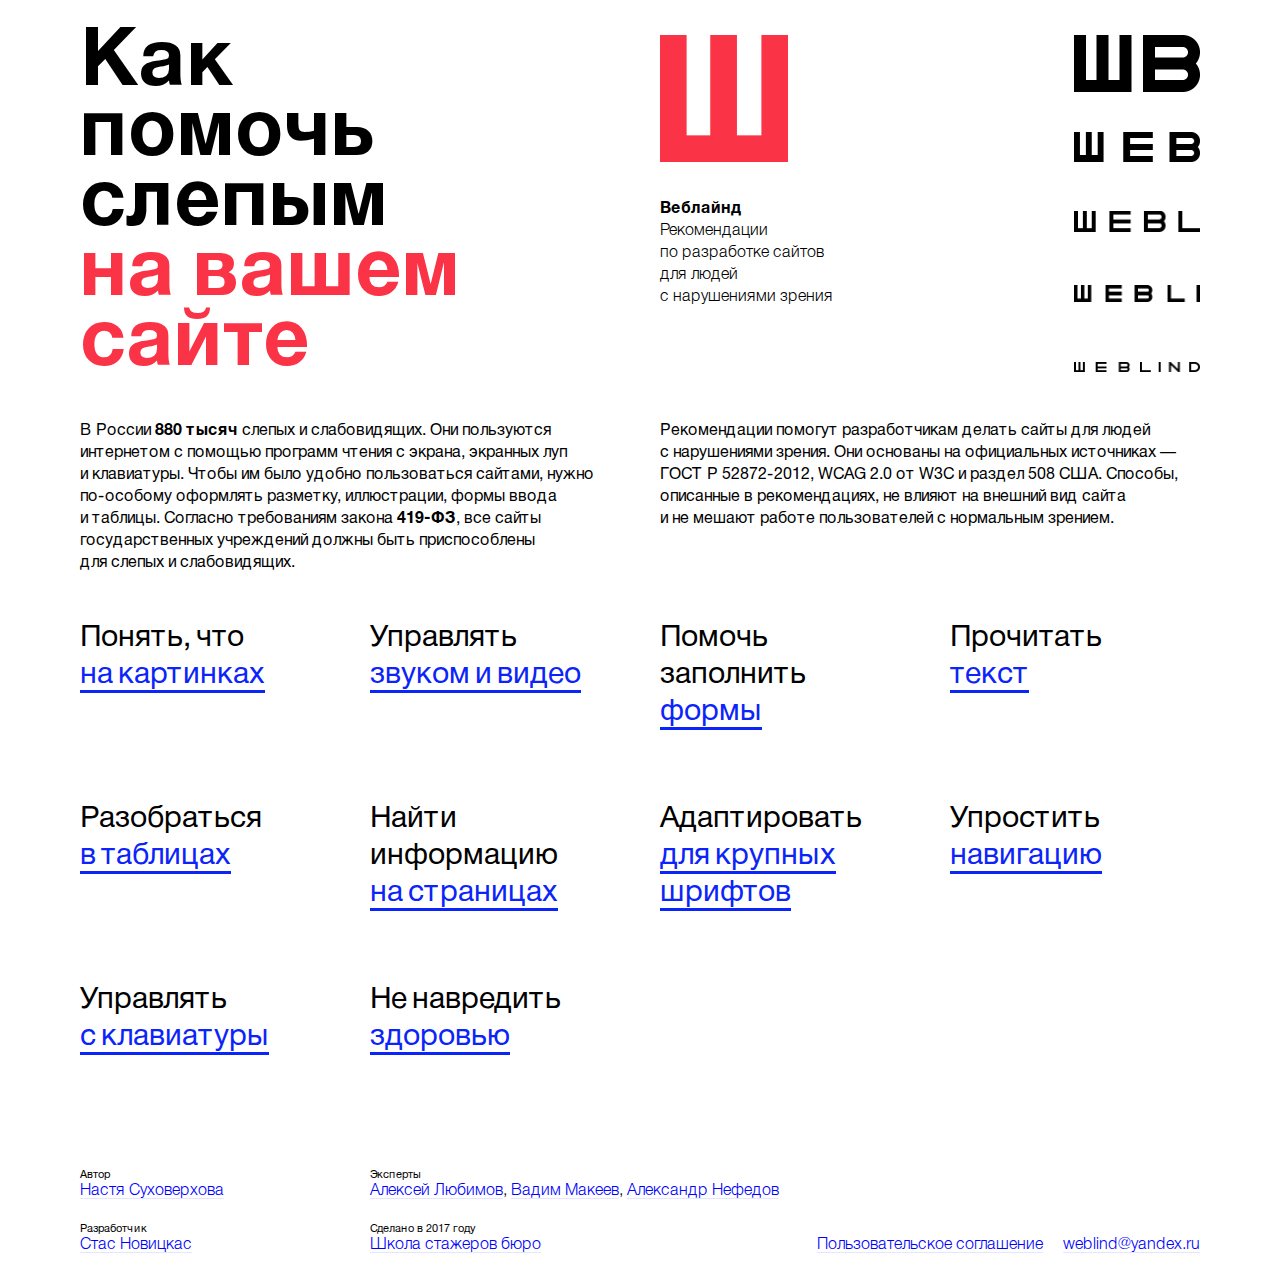
<file: index.html>
<!DOCTYPE HTML>
<html lang="ru">
<head>
  <meta charset="utf-8">
  <meta name="viewport" content="width=device-width, initial-scale=1">
  <meta property="og:title" content="Веблайнд — рекомендации по разработке сайтов для людей с нарушениями зрения">
  <meta property="og:image" content="http://weblind.ru/images/share.png">
  <link rel="icon" href="images/favicon.ico">
  <link rel="apple-touch-icon" href="images/iphone-icon.png">

  <title>Веблайнд — рекомендации по разработке сайтов для людей с нарушениями зрения</title>

  <!-- build:css css/style.min.css -->
  <link rel="stylesheet" href="css/reset.css">
  <link rel="stylesheet" href="css/nav.css">
  <link rel="stylesheet" href="css/fonts.css">
  <link rel="stylesheet" href="css/style.css">
  <!-- endbuild -->

  <script src="js/index.js"></script>
</head>
<body class="main-page">
  <div class="content">
    <header>
      <div class="wrapper cols">
        <div class="xm-none">
          <div class="left width-50">
            <div class="header-text col">
              Как<br>помочь<br>слепым<br><span class="txt-red"><nobr>на вашем</nobr><br>сайте</span>
            </div>
          </div>

          <div class="left width-50">
            <div class="width-50 left">
              <div class="col">

                <div class="logo-img-red xs-none xm-none"></div>

                <div class="logo-text">
                  <div><strong>Веблайнд</strong></div>
                      <span class="font-light">
                        Рекомендации<br>
                        по разработке сайтов<br>
                        для людей<br>
                        с нарушениями зрения
                      </span>
                </div>

              </div>
            </div>

            <div class="right weblind-box">
              <div class="col">
                <div class="logo-img"></div>

                <div class="weblind-item">
                  <img src="images/line-2.png" class="width-100 block-inline" aria-hidden="true">
                </div>

                <div class="weblind-item">
                  <img src="images/line-3.png" class="width-100 block-inline" aria-hidden="true">
                </div>

                <div class="weblind-item">
                  <img src="images/line-4.png" class="width-100 block-inline" aria-hidden="true">
                </div>

                <div class="weblind-item">
                  <img src="images/line-5.png" class="width-100 block-inline" aria-hidden="true">
                </div>
              </div>
            </div>
          </div>

          <div class="clear"></div>
        </div>
        <div class="xs-none xl-none">
          <div class="col left logo">
            <div class="logo-img"></div>
          </div>
          <div class="col right">
            <button class="open-menu-btn" type="button" aria-label="Меню" aria-controls="mobile-menu">
              <span class="i-menu"></span>
            </button>
          </div>
          <div class="clear"></div>

          <div class="header-text col">
            Как<br>помочь<br>слепым<br><span class="txt-red">на вашем<br>сайте</span>
          </div>
        </div>
      </div>

      <div class="mobile-menu-box close">
        <button class="close-menu-btn" type="button" aria-label="Закрыть меню" aria-controls="mobile-menu">
          <span class="i-close"></span>
        </button>
        <div class="mobile-menu-wrap">
          <div class="mobile-menu">

            <a href="/" class="menu-logo block-inline">
              <div><strong>Веблайнд</strong></div>
              <span class="font-light">
                Рекомендации по разработке сайтов<br>
                для людей с нарушениями зрения
              </span>
            </a>

            <nav class="items" id="mobile-menu">
              <ul class="menu-v">
                <li class="level-1">
                  <span><strong>Изображения</strong></span>
                </li>
                <li class="level-1"><a href="inner.html#image-content" data-id="not-offset"><span>Информативные</span></a></li>
                <li class="level-1"><a href="inner.html#image-decoration"><span>Декоративные</span></a></li>
                <li class="level-1"><a href="inner.html#image-graph"><span>Графики, диаграммы</span></a></li>
                <li class="level-1"><a href="inner.html#image-group"><span>Группы</span></a></li>
              </ul>

              <ul class="menu-v">
                <li class="level-1">
                  <a href="inner.html#media"><strong>Аудио и видео</strong></a>
                </li>
              </ul>

              <ul class="menu-v">
                <li class="level-1">
                  <span><strong>Формы ввода</strong></span>
                </li>
                <li class="level-1"><a href="inner.html#form-field" data-id="not-offset"><span>Поля ввода</span></a></li>
                <li class="level-1"><a href="inner.html#form-group"><span>Группы полей</span></a></li>
                <li class="level-1"><a href="inner.html#form-label"><span>Инструкции</span></a></li>
                <li class="level-1"><a href="inner.html#form-valid"><span>Уведомления</span></a></li>
                <li class="level-1"><a href="inner.html#form-more"><span>Многостраничные формы</span></a></li>
              </ul>

              <ul class="menu-v">
                <li class="level-1">
                  <a href="inner.html#table" data-id="not-offset"><strong>Таблицы</strong></a>
                </li>
              </ul>

              <ul class="menu-v">
                <li class="level-1">
                  <span><strong>Текст</strong></span>
                </li>
                <li class="level-1"><a href="inner.html#text-css" data-id="not-offset"><span>CSS-оформление</span></a></li>
                <li class="level-1"><a href="inner.html#text-abbr"><span>Аббревиатуры и определения</span></a></li>
              </ul>

              <ul class="menu-v">
                <li class="level-1">
                  <span><strong>Страница</strong></span>
                </li>
                <li class="level-1"><a href="inner.html#page-title" data-id="not-offset"><span><code>&lt;title&gt;</code> страницы</span></a></li>
                <li class="level-1"><a href="inner.html#page-language"><span>Язык содержимого</span></a></li>
                <li class="level-1"><a href="inner.html#page-block"><span>Повторяющиеся блоки</span></a></li>
                <li class="level-1"><a href="inner.html#page-search"><span>Поиск содержимого</span></a></li>
                <li class="level-1"><a href="inner.html#page-context"><span>Изменение контекста</span></a></li>
              </ul>

              <ul class="menu-v">
                <li class="level-1">
                  <span><strong>Верстка</strong></span>
                </li>
                <li class="level-1"><a href="inner.html#html-semantic" data-id="not-offset"><span>Семантика</span></a></li>
                <li class="level-1"><a href="inner.html#html-scale"><span>Адаптивность</span></a></li>
                <li class="level-1"><a href="inner.html#html-valid"><span>Валидность</span></a></li>
                <li class="level-1"><a href="inner.html#html-sequence"><span>Последовательность кода</span></a></li>
              </ul>

              <ul class="menu-v">
                <li class="level-1">
                  <span><strong>Навигация</strong></span>
                </li>
                <li class="level-1"><a href="inner.html#nav-menu" data-id="not-offset"><span>Меню</span></a></li>
                <li class="level-1"><a href="inner.html#nav-uniformity"><span>Единообразие</span></a></li>
                <li class="level-1"><a href="inner.html#nav-current"><span>Текущая страница</span></a></li>
              </ul>

              <ul class="menu-v">
                <li class="level-1">
                  <a href="inner.html#keyboard" data-id="not-offset"><strong>Управление с клавиатуры</strong></a>
                </li>
              </ul>

              <ul class="menu-v padding-bottom-20">
                <li class="level-1">
                  <a href="inner.html#health" data-id="not-offset"><strong>Безопасность для здоровья</strong></a>
                </li>
              </ul>

              <div class="right mobile-menu-link font-light">
                <a href="mailto:weblind@yandex.ru">weblind@yandex.ru</a>
              </div>
              <div class="clear"></div>
            </nav>
          </div>
        </div>
      </div>
    </header>

    <main>
      <div class="content-box items cols">
        <div class="wrapper">
          <div class="intro-box">
            <div class="left width-50 xs-width-100 xm-width-100">
              <div class="col">
                <p>
                  В России <strong>880 тысяч</strong> слепых и слабовидящих. Они пользуются интернетом с помощью программ чтения
                  с экрана, экранных луп и клавиатуры. Чтобы им было удобно пользоваться сайтами, нужно по-особому оформлять
                  разметку, иллюстрации, формы ввода и таблицы. Согласно требованиям <nobr>закона <strong>419-ФЗ</strong></nobr>, все сайты
                  государственных учреждений должны быть приспособлены для слепых и слабовидящих.
                </p>
              </div>
            </div>

            <div class="left width-50 xs-width-100 xm-width-100">
              <div class="col">
                <p>
                  Рекомендации помогут разработчикам делать сайты
                  для людей с нарушениями зрения. Они основаны на официальных источниках —
                <nobr>ГОСТ Р 52872-2012,</nobr> WCAG 2.0 от W3C и раздел 508 США. Способы, описанные в рекомендациях,
                не влияют на внешний вид сайта и не мешают работе пользователей с нормальным зрением.
                </p>
              </div>
            </div>

            <div class="clear"></div>
          </div>

          <div class="advice-box cols xs-none xm-none">
            <div class="width-25 left col">
              <div class="advice-item">
                <div class="xs-none xm-none">
                  Понять, что <a href="inner.html#image-content" class="advice-link"><span class="link">на картинках</span></a>
                </div>
              </div>
            </div>

            <div class="width-25 left col">
              <div class="advice-item">
                <div>
                  Управлять <a href="inner.html#media" class="advice-link"><span class="link">звуком и видео</span></a>
                </div>
              </div>
            </div>

            <div class="width-25 left col">
              <div class="advice-item">
                <div>
                  Помочь заполнить <a href="inner.html#form-field" class="advice-link"><span class="link">формы</span></a>
                </div>
              </div>
            </div>

            <div class="width-25 left col">
              <div class="advice-item">
                <div>
                  Прочитать<br><a href="inner.html#text-css" class="advice-link"><span class="link">текст</span></a>
                </div>
              </div>
            </div>

            <div class="clear"></div>

            <div class="width-25 left col">
              <div class="advice-item">
                <div>
                  Разобраться <a href="inner.html#table" class="advice-link"><span class="link">в таблицах</span></a>
                </div>
              </div>
            </div>

            <div class="width-25 left col">
              <div class="advice-item">
                <div>
                  Найти информацию <a href="inner.html#page-title" class="advice-link"><span class="link">на страницах</span></a>
                </div>
              </div>
            </div>

            <div class="width-25 left col">
              <div class="advice-item">
                <div>
                  Адаптировать <a href="inner.html#html-semantic" class="advice-link"><span class="link">для крупных шрифтов</span></a>
                </div>
              </div>
            </div>

            <div class="width-25 left col">
              <div class="advice-item">
                <div>
                  Упростить <a href="inner.html#nav-menu" class="advice-link"><span class="link">навигацию</span></a>
                </div>
              </div>
            </div>

            <div class="clear"></div>

            <div class="width-25 left col">
              <div class="advice-item">
                <div>
                  Управлять <a href="inner.html#keyboard" class="advice-link"><span class="link">с клавиатуры</span></a>
                </div>
              </div>
            </div>

            <div class="width-25 left col">
              <div class="advice-item">
                <div>
                  Не навредить <a href="inner.html#health" class="advice-link"><span class="link">здоровью</span></a>
                </div>
              </div>
            </div>

            <div class="clear"></div>
          </div>

          <div class="advice-box cols xl-none xm-none">
            <div class="xs-width-50 left col">
              <div class="width-75">
                <div class="advice-item">
                  <a class="advice-link" href="inner.html#image-content">
                    Понять, что <span class="link">на картинке</span>
                  </a>
                </div>

                <div class="advice-item">
                  <a class="advice-link" href="inner.html#form-field">
                    Помочь заполнить <span class="link">формы</span>
                  </a>
                </div>

                <div class="advice-item">
                  <a href="inner.html#table" class="advice-link">
                    Разобраться <span class="link">в таблицах</span>
                  </a>
                </div>

                <div class="advice-item">
                  <a href="inner.html#html-semantic" class="advice-link">
                    Адаптировать <span class="link">для крупных шрифтов</span>
                  </a>
                </div>

                <div class="advice-item">
                  <a href="inner.html#keyboard" class="advice-link">
                    Управлять <span class="link">с клавиатуры</span>
                  </a>
                </div>
              </div>
            </div>

            <div class="xs-width-50 left col">
              <div class="width-75">
                <div class="advice-item">
                  <a href="inner.html#media" class="advice-link">
                    Управлять <span class="link">звуком и видео</span>
                  </a>
                </div>

                <div class="advice-item">
                  <a href="inner.html#text-css" class="advice-link">
                    Прочитать <span class="link">текст</span>
                  </a>
                </div>

                <div class="advice-item">
                  <a href="inner.html#page-title" class="advice-link">
                    Найти информацию <span class="link">на страницах</span>
                  </a>

                </div>

                <div class="advice-item">
                  <a href="inner.html#nav-menu" class="advice-link">
                    Упростить <span class="link">навигацию</span>
                  </a>
                </div>

                <div class="advice-item">
                  <a href="inner.html#health" class="advice-link">
                    Не навредить <span class="link">здоровью</span>
                  </a>
                </div>

              </div>

            </div>

            <div class="clear"></div>
          </div>

          <div class="advice-box cols xl-none xs-none">
            <div class="col">
              <div class="advice-item">
                <a class="advice-link" href="inner.html#image-content">
                  Понять, что <span class="link">на картинке</span>
                </a>
              </div>

              <div class="advice-item">
                <a href="inner.html#media" class="advice-link">
                  Управлять <span class="link">звуком и видео</span>
                </a>
              </div>

              <div class="advice-item">
                <a class="advice-link" href="inner.html#form-field">
                  Помочь заполнить <span class="link">формы</span>
                </a>
              </div>

              <div class="advice-item">
                <a href="inner.html#text-css" class="advice-link">
                  Прочитать <span class="link">текст</span>
                </a>
              </div>

              <div class="advice-item">
                <a href="inner.html#table" class="advice-link">
                  Разобраться <span class="link">в таблицах</span>
                </a>
              </div>

              <div class="advice-item">
                <a href="inner.html#page-title" class="advice-link">
                  Найти информацию <span class="link">на страницах</span>
                </a>

              </div>

              <div class="advice-item">
                <a href="inner.html#html-semantic" class="advice-link">
                  Адаптировать <span class="link">для крупных шрифтов</span>
                </a>

              </div>

              <div class="advice-item">
                <a href="inner.html#nav-menu" class="advice-link">
                  Упростить <span class="link">навигацию</span>
                </a>
              </div>

              <div class="advice-item">
                <a href="inner.html#keyboard" class="advice-link">
                  Управлять <span class="link">с клавиатуры</span>
                </a>
              </div>

              <div class="advice-item">
                <a href="inner.html#health" class="advice-link">
                  Не навредить <span class="link">здоровью</span>
                </a>
              </div>
            </div>
          </div>
        </div>
      </div>
    </main>

    <footer class="items cols font-light">
      <div class="wrapper">

        <div class="footer-cols xm-none">
          <div>
            <div class="width-25 left col">
              <div class="item">
                <strong class="expert-label">Автор</strong><br>
                <div class="expert-item">
                  <a href="http://nastya.pro/">Настя Суховерхова</a>
                </div>
              </div>

              <div class="item">
                <strong class="expert-label">Разработчик</strong>
                <div>
                  <div class="expert-item">
                    <a href="https://vk.com/novitskas">Стас Новицкас</a>
                  </div>
                </div>
              </div>
            </div>

            <div class="width-75 left col">
              <div class="">
                <div class="txt-left">
                  <div class="item">
                    <strong class="expert-label">Эксперты</strong><br>
                    <div class="expert-item">
                      <a href="http://lyubimov.su/"><nobr>Алексей Любимов</nobr></a><span class="comma">,</span>
                    </div>
                    <div class="expert-item">
                      <a href="https://twitter.com/pepelsbey"><nobr>Вадим Макеев</nobr></a><span class="comma">,</span>
                    </div>
                    <div class="expert-item">
                      <a href="https://vk.com/id3157005"><nobr>Александр Нефедов</nobr></a>
                    </div>
                  </div>

                  <div class="item">
                    <div class="right" style="margin-top: 1.2rem;">
                      <nav style="margin-left: -1rem;">
                        <ul class="menu-h">
                          <li class="level-1">
                          <span>
                             <a href="https://docs.google.com/document/d/1XFWdmI3IwXoEUbhdJHPoTNNQm2syA5ypk3aGshfMgFY/edit?usp=sharing">Пользовательское соглашение</a>
                          </span>
                          </li>
                          <li class="level-1">
                            <span style="padding-right: 0;"><a href="mailto:weblind@yandex.ru">weblind@yandex.ru</a></span>
                          </li>
                        </ul>
                      </nav>
                    </div>

                    <strong class="expert-label">Сделано в 2017 году</strong><br>
                    <div class="expert-item">
                      <a href="http://artgorbunov.ru/school/30jan2017/" class="expert-item"><nobr>Школа стажеров бюро</nobr></a>
                    </div>
                  </div>


                </div>
              </div>
            </div>

            <div class="clear"></div>
          </div>
        </div>

        <div class="footer-cols xl-none xs-none">
          <div class="items">
            <div class="left width-50 col">

              <div class="item">
                <strong class="expert-label">Автор</strong><br>
                <a href="http://nastya.pro/" class="expert-item">Настя Суховерхова</a>
              </div>

              <div class="item">
                <strong class="expert-label">Разработчик</strong><br>
                <a href="https://vk.com/novitskas" class="expert-item">Стас Новицкас</a>
              </div>

              <div class="item">
                <strong class="expert-label">Сделано в 2017 году</strong><br><a href="http://artgorbunov.ru/school/30jan2017/" class="expert-item"><nobr>Школа стажеров бюро</nobr></a>
              </div>
            </div>

            <div class="left width-50 col">
              <div class="expert-box">
                <strong class="expert-label">Эксперты</strong><br>
                <div class="expert-item">
                  <a href="http://lyubimov.su/"><nobr>Алексей Любимов</nobr></a>
                </div><br>
                <div class="expert-item">
                  <a href="https://twitter.com/pepelsbey"><nobr>Вадим Макеев</nobr></a>
                </div><br>
                <div class="expert-item">
                  <a href="https://vk.com/id3157005"><nobr>Александр Нефедов</nobr></a>
                </div>
              </div>
            </div>

            <div class="clear"></div>

          </div>

          <div class="footer-two-line">
            <div class="col padding-bottom-30">
              <a href="https://https://docs.google.com/document/d/1XFWdmI3IwXoEUbhdJHPoTNNQm2syA5ypk3aGshfMgFY/edit?usp=sharing">Пользовательское соглашение</a>
            </div>

            <div class="col txt-right">
              <a href="mailto:weblind@yandex.ru">weblind@yandex.ru</a>
            </div>
          </div>
        </div>

      </div>
    </footer>
  </div>
</body>
</html>
</file>
<file: css/nav.css>
/* Navigation
----------------------------------------------------------------------------- Navigation */

nav li,
[class*="level-"] > a,
[class*="level-"] > span {
  position: relative;
}

nav ul,
[class*="level-"],
[class*="level-"] > a,
[class*="level-"] > span {
  display: block;
}

[class*="level-"] > a {text-decoration: none;}

nav [class*="level-"].active {
  background-color: #f4f4f4;
  color: #0000fe;
}
nav [class*="level-"].active  > a {
  color: #000;
}

nav [class*="level-"].active  > a:hover {
  cursor: default;
}

/* Horizontal menu
----------------------------------------------------------------------------- Vertical menu */

.menu-h > li {float: left; border-radius: 5px; }

.menu-h .level-1 > a,
.menu-h .level-1 > div,
.menu-h .level-1 > span {padding: .5rem 1rem;}

.menu-h.main {
  padding: .5rem 0;
  font-size: 1.6rem;
}

/* List
----------------------------------------------------------------------------- List */

ul, ol {list-style-position: outside;}

ul.list-item {list-style-type: disc;}
ol.list-item {list-style-type: decimal-leading-zero;}

ul[class*="list"] ul,
ol[class*="list"] ul {list-style-type: circle;}
ul[class*="list"] ol,
ol[class*="list"] ol {list-style-type: lower-alpha;}

.list > dt,
.list > dd,
.list      > li,
.list-item > li  {padding-top:    .3rem;}
.list > dd,
.list      > li,
.list-item > li  {padding-bottom: .3rem;}

.list-item {padding-left: 3rem;}

.menu-v {
  display: block;
  box-sizing: border-box;
  font-size: 1.3rem;
  line-height: 1.6rem;

  margin-bottom: 1.5rem;
}

.menu-v .level-1 > a,
.menu-h .level-1 > a {border-bottom-color: transparent;}

.menu-v .level-1 > span,
.menu-v .level-1 > a {
  padding: .3rem .5rem;
}

ul[class*="list"] ul,
ol[class*="list"] ul,
ul[class*="list"] ol,
ol[class*="list"] ol {
  font-size: 1.3rem;
  padding: .3rem 0 0 2rem;
}

[class*="list"] dt {float: left;}

.w-10[class*="list"] dt {width:  9%;}
.w-15[class*="list"] dt {width: 14%;}
.w-20[class*="list"] dt {width: 19%;}
.w-25[class*="list"] dt {width: 24%;}
.w-30[class*="list"] dt {width: 29%;}
.w-35[class*="list"] dt {width: 34%;}
.w-40[class*="list"] dt {width: 39%;}

.w-10[class*="list"] dd {padding-left: 10%;}
.w-15[class*="list"] dd {padding-left: 15%;}
.w-20[class*="list"] dd {padding-left: 20%;}
.w-25[class*="list"] dd {padding-left: 25%;}
.w-30[class*="list"] dd {padding-left: 30%;}
.w-35[class*="list"] dd {padding-left: 35%;}
.w-40[class*="list"] dd {padding-left: 40%;}

[class*="list"] dd:after {
  content: " ";
  display: block;
  float: none !important;
  clear: both;
  height: 0;
  margin:  0;
  padding: 0;
  overflow: hidden;
}
</file>
<file: css/fonts.css>
@font-face {
	font-family: Helvetica;
	font-style: normal;
	font-weight: 300;
	font-display: swap;
	src:
		url(../fonts/helvetica-light.woff2) format('woff2'),
		url(../fonts/helvetica-light.woff) format('woff');
}

@font-face {
	font-family: Helvetica;
	font-style: normal;
	font-weight: 400;
	font-display: swap;
	src:
		url(../fonts/helvetica-regular.woff2) format('woff2'),
		url(../fonts/helvetica-regular.woff) format('woff');
}

@font-face {
	font-family: Helvetica;
	font-style: normal;
	font-weight: 700;
	font-display: swap;
	src:
		url(../fonts/helvetica-bold.woff2) format('woff2'),
		url(../fonts/helvetica-bold.woff) format('woff');
}
</file>
<file: css/style.css>
/* Default
----------------------------------------------------------------------------- */
.visually-hidden {
  position: absolute;

  width: 1px;
  height: 1px;
  margin: -1px;
  border: 0;
  padding: 0;

  clip: rect(0 0 0 0);
  overflow: hidden;
}

.padding-bottom-30 {padding-bottom: 30px;}
.padding-bottom-20 {padding-bottom: 20px;}
.padding-bottom-10 {padding-bottom: 10px;}
.padding-bottom-5  {padding-bottom:  5px;}

.none-margin-top {margin-top: 0}

.table-layout         {display: table;width: 100%;table-layout: fixed;}
.table-layout > *     {display: table-row;}
.table-layout > * > * {display: table-cell;vertical-align: top;}

.cols .col {
  padding-left: 2rem;
  padding-right: 2rem;
}

.txt-red     {color: #fb3347;}
.font-light  {font-weight: 300;}

.items .item {margin-bottom: 2rem;}
.items .item-halb {margin-bottom: 1.3rem;}

/* Link
----------------------------------------------------------------------------- */
a[href] .link {
  color: #0b24fa;
  text-decoration: none;
  border-bottom: 1px solid rgba(0,0,254,.1);
}

a[href]:hover .link {
  color: #fb3347;
  border-bottom-color: #fb3347;
}

a:focus {
  color: #fb3347;
  border-color: transparent;
}

.active a[href] .link {color: #fff;}

/* Layout
----------------------------------------------------------------------------- */
body {
  font-family: Helvetica, Arial, sans-serif;
  font-size: 1.6rem;
  line-height: 2.2rem;
  -webkit-overflow-scrolling: touch;
}

.wrapper {
  box-sizing: border-box;
  margin: 0 auto;
  max-width: 1200px;
  padding: 0 2rem;
}

.content-box {
  padding: 4.5rem 0 3rem;
  position: relative;
}

.main-page .content-box {
  padding-top: 2rem;
}

/* Main text
----------------------------------------------------------------------------- */
h1, h3, h4, h5 {
  font-weight: 700;
}

h1 {
  font-size: 4.5rem;
  line-height: 4.7rem;
  margin-bottom: 1.3rem;
}
h2 {
  font-size: 4.8rem;
  line-height: 5rem;
  margin-bottom: 1.1rem;
  margin-top: 5.6rem;
}
h3 {
  font-size: 3.2rem;
  line-height: 3.5rem;
  margin-bottom: 1.5rem;
  margin-top: 4.4rem;
}
h4 {
  font-size: 2.0rem;
  line-height: 2.3rem;
  margin-top: 2.5rem;
  margin-bottom: .6rem;
}
h5 {
  font-size: 1.6rem;
  line-height: 3rem;
}

pre {
  font-size: 1.3rem;
  line-height: 2.2rem;
  white-space: pre-wrap;
  font-family: Monaco, Consolas, "Courier New", monospace;
}

div[class*='width-'] pre {line-height: 2rem;}

p {margin-bottom: 1.6rem;}

p.intro-text {
  font-size: 2.2rem;
  line-height: 3rem;
  font-weight: 400;
  margin-bottom: 2rem;
}

/* header
----------------------------------------------------------------------------- header */
header {
  padding-top: 3rem;
  padding-bottom: 2rem;
}

.header-text {
  font-size: 8rem;
  line-height: 7rem;
  letter-spacing: 1px;
  font-weight: 700;
  word-spacing: -5px;
}

.logo-text {
  font-size: 1.6rem;
  line-height: 2.2rem;
}

.logo-link {
  border: none;
  color: #000;
}

.logo-img {
  background: url(../images/logo.png) 0 0 no-repeat;
  background-size: 252px 57px;
  width: 126px;
  height: 57px;
  margin-top: 5px;
}

.logo-img-red {
  background: url(../images/logo-red.png) 0 0 no-repeat;
  background-size: 128px 127px;
  width: 128px;
  height: 127px;
  margin-bottom: 3.6rem;
  margin-top: 5px;
}

.logo-link:hover .logo-img {
  background-position: right 0;
}


/* header-sticky
----------------------------------------------------------------------------- header-sticky */
.logo-fixed {
  position: fixed;
  top: 3rem;
  z-index: 998;
}

.link-fixed {
  position: fixed;
  bottom: 2.2rem;
  z-index: 999;
}

.link-fixed nav                 {margin-left: -1rem;}
.link-fixed nav .level-1 > span {padding-right: 0;}

/* sidebar
----------------------------------------------------------------------------- sidebar */
.sidebar {
  z-index: 999;
  padding: 4.7rem 0 4rem;
}

.sidebar-fixed {
  position: fixed;
  top: 1rem;
  left: 0;
  bottom: 0;
  z-index: 999;
  padding-bottom: 10rem;
  margin-left: -.5rem;
  overflow: hidden;
}

/*.sidebar-fixed:focus,
.sidebar-fixed:hover {
  overflow: auto;
  padding-right: 2rem;
}*/

.sidebar-scroll {
  padding-right: 2rem;
}

/*.sidebar-fixed:hover .sidebar-scroll {
  padding-right: .3rem;
}*/

#vertical-menu {position: relative;}

/* intro-box
----------------------------------------------------------------------------- intro-box */
.intro-box {
 font-size: 1.6rem;
 line-height: 2.2rem;
 font-weight: 400;
 padding-bottom: 3rem;
}

.intro-box .link {
 border-bottom: 3px solid;
}

/* Textbox
----------------------------------------------------------------------------- */
.textbox {
  text-indent: .9rem;
  line-height: 1.4;
  padding: .6rem 0 .5rem;
  border: 1px solid #e5e5e5;
  display: inline-block;
  vertical-align: middle;
  box-sizing: border-box;
  font-weight: 400;
  font-size: 1.6rem;
}

.textbox:focus {
  border-color: #0b24fa;
}

/* example
----------------------------------------------------------------------------- example */
.example {
  position: relative;
  font-size: 2rem;
  line-height: 2.6rem;
  margin-bottom: 3rem;
  font-weight: 300;
}

.code-box .left:first-child {padding-right: 2rem;}
.code-box .left + .left {padding-left: 2rem;}

.example-image-text {
  margin-left: 195px;
}

.example-label {
  display: inline-block;
  padding-right: 1rem;
  min-width: 18rem;
}

.form-title {
  font-size: 2.6rem;
  line-height: 2.8rem;
  margin-bottom: 1.9rem;
}

.example-select {color: #e70058;}

.media-border {border: 1px solid rgba(0,0,0,.07);}

/* Table
----------------------------------------------------------------------------- */
table {
  table-layout: fixed;
  border-collapse: collapse;
  font-size: 1.5rem;
}

table td {padding: .8rem .8rem;}
table td:first-child,
table th:first-child {padding-left: 0}

table th {
  font-weight: normal;
  text-align: left;
  padding: .1rem .8rem;
}

table.horizontal thead th {border-bottom: 1px solid #dadada;}
caption {text-align: left; margin-bottom: 10px;}

/* Decor
----------------------------------------------------------------------------- */
.decor {
  font-family: 'Bad Script', cursive;
  font-size: 2rem;
}

/* Button
----------------------------------------------------------------------------- */
a.button,
.button {
  box-sizing: border-box;
  vertical-align: middle;
  line-height: inherit;
  display: inline-block;
  text-align: center;
  white-space: nowrap;
  border: .1rem solid;
  border-radius: .3rem;
  cursor: pointer;
  padding: .4rem 1.9rem .3rem;
  text-decoration: none;
}

.primary.button,  .success.button,  .warning.button,  .danger.button{
  color: white;
  border-color: transparent;
}

.primary.button,
.success.button {background-color: #0000fe;}


/* List
----------------------------------------------------------------------------- */
ul.list-none li {
  padding-left: 2rem;
  padding-bottom: .7rem;
}

/* weblind-box
----------------------------------------------------------------------------- */
.weblind-box  {width: 166px;}
.weblind-item {height: 70px; position: relative;}

.weblind-item > img {position: absolute; bottom: 0;}


/* Video
----------------------------------------------------------------------------- */
.video {
  margin-bottom: 1.3rem;
}

.video__wrapper {
  position: relative;
  margin-bottom: 1.3rem;
  padding-bottom: 56.25%;
  overflow-y: hidden;
}

.video__media {
  position: absolute;
  top: 0;
  left: 0;
  width: 100%;
  height: 100%;
}

.video__button {
  position: absolute;
  top: 0;
  left: 0;
  padding: 0;
  margin: 0;
  width: 100%;
  height: 100%;
  border: 0;
  background: none;
  cursor: pointer;
}

.video__icon {
  position: absolute;
  top: 50%;
  left: 50%;
  transform: translate(-50%, -50%);
  transition: fill .1s cubic-bezier(0.4,0.0,1,1), fill-opacity .1s cubic-bezier(0.4,0.0,1,1);
  fill: #212121;
  fill-opacity: 0.8;
}

.video__icon path + path {
  fill: #fff;
  fill-opacity: 1;
}

.video__button:focus {
  outline: none;
}

.video__button:hover .video__icon,
.video__button:focus .video__icon {
  fill: #fb3347;
  fill-opacity: 1;
}

/* advice-item
----------------------------------------------------------------------------- */
.advice-box.cols .col {
  padding-left: 2rem;
  padding-right: 2.5rem;
}
.advice-item {
  font-size: 3rem;
  line-height: 3.7rem;
  padding-bottom: 7rem;
  margin-top: 0;
  font-weight: 400;
  word-spacing: -3px;
}

.advice-link {
  display: block;
  border-bottom-color: transparent;
}

.advice-link:hover span.link,
.advice-link:focus span.link {color: #fb3347;}

.advice-text {color: #000;}

.xl-none .advice-link       {color: #000; border-color: transparent;}
.xl-none .advice-link .link {color: #0b24fa;}
.xl-none .advice-link:hover {border-color: transparent;}

.xl-none .advice-link .link {
  display: inline;
  border-bottom: 3px solid;
  padding-bottom: 1px;
}
.xs-none.xm-none .advice-link {
  display: inline-block;
  border-bottom: transparent;
}
.xs-none.xm-none .advice-link .link {
  display: inline;
  border-bottom: 3px solid;
  padding-bottom: 1px;
}

/* mobile
----------------------------------------------------------------------------- */
body.mobile-menu-hidden {overflow: hidden;}

.mobile-menu-box {
  position: fixed;
  top: 0;
  bottom: 0;
  left: 0;
  right: 0;
  background-color: #fff;
  z-index: 999;
  opacity: 0;
  overflow-y: auto;
}

#mobile-menu {
  margin-left: -.5rem;
}

.mobile-menu-box.close {display: none;}
.mobile-menu-box.open  {display: block;}

.mobile-menu-wrap {
  position: relative;
  padding: 0 2rem;
  height: 100%;
  overflow-x: hidden;
  overflow-y: auto;
  -webkit-overflow-scrolling: touch;
}

.mobile-menu {padding: 1.8rem 0 1rem;}

.mobile-menu .menu-v {
  font-size: 1.6rem;
  line-height: 2.2rem;
}

.mobile-menu .menu-v .level-1 > span,
.mobile-menu .menu-v .level-1 > a {
  padding: .7rem .5rem;
}

.open-menu-btn,
.close-menu-btn {border: none;}

.mobile-menu-box .close-menu-btn {
  position: fixed;
  top: 2rem;
  right: 2rem;
  z-index: 9999;
}

.open-menu-btn {
  position: fixed;
  top: 2rem;
  right: 2rem;
  z-index: 998;
}

.i-close {
  background: url(../images/i-close.png) 0 0 no-repeat;
  background-size: 32px 32px;
  width: 32px;
  height: 32px;
  display: block;
}

.i-menu {
  background: url(../images/i-menu.png) 0 0 no-repeat;
  background-size: 32px 32px;
  width: 32px;
  height: 32px;
  display: block;
}

.mobile-menu-link {
  padding-top: 1rem;
  padding-bottom: 1.1rem;
  -webkit-font-smoothing:subpixel-antialiased !important;
}

.mobile-menu-link {-webkit-font-smoothing:subpixel-antialiased !important;}

/* Expert box
----------------------------------------------------------------------------- */
.expert-label {
  font-size: 1.1rem;
  line-height: 1.1rem;
}
.expert-item {
  display: inline-block;
}
.expert-item:last-child {margin-bottom: 0;}

/* Footer
----------------------------------------------------------------------------- */
footer {
  line-height: 1.7rem;
  padding: 1rem 0 .5rem;
  background-color: #ffffff;
}

footer a,
.link-fixed {
  font-size: 1.6rem;
  line-height: 1.3rem;
  -webkit-font-smoothing:subpixel-antialiased !important;
}

.link-fixed a {
  -webkit-font-smoothing:subpixel-antialiased !important;
}

.footer-cols.xl-none.xs-none {
  padding-bottom: 1rem;
}

.footer-two-line {
  padding-bottom: .8rem;
  padding-top: .4rem;
}

/* Large desktop
----------------------------------------------------------------------------- */
@media (min-width: 981px) {
  .xl-none {display: none;}

  /* Video */
  .video__media--image {
    top: -16.66%;
    height: 133.33%;
  }
}

/* Portrait tablet to landscape and desktop
----------------------------------------------------------------------------- */

@media (min-width: 768px) and (max-width: 980px) {

  /* Default */
  .xs-none {display: none;}
  .xs-width-30  {width: 30%}
  .xs-width-70  {width: 70%}
  .xs-width-50  {width: 50%}
  .xs-width-100 {width: 100%;}

  /* Header */
  .logo-text {margin-top: 1px;}

  /* List */
  dl[class*="list"] dt {
    width: 100%;
    float: none;
  }
  dl[class*="list"] dd {
    width: 100%;
    float: none;
    padding-left: 0 !important;
    margin-bottom: 1.5rem;
  }

  /* Footer */
  footer a,
  .link-fixed {
    font-size: 1.4rem;
    line-height: 1.1rem;
    -webkit-font-smoothing:subpixel-antialiased !important;
  }

  .link-fixed   {bottom: 2.3rem;}
  .link-fixed a {-webkit-font-smoothing:subpixel-antialiased !important;}

  /* Advice */
  .advice-item {padding-bottom: 4rem;}
}

@media (min-width: 768px) {
  .open-menu-btn {display: none;}
}

/* Landscape phone to portrait tablet
----------------------------------------------------------------------------- */

@media (max-width: 767px) {

  /* Default */
  .xm-none {display: none;}

  .xs-width-50,
  .xm-width-100 {width: 100%;}

  body {
    font-size: 1.6rem;
    line-height: 2.2rem;
  }

  .wrapper {
    padding-left: 0;
    padding-right: 0;
  }

  .content-box {
    width: 100%;
    padding-top: 1rem;
  }

  .sidebar,
  .empty-col,
  .logo-text br {display: none;}

  .link-fixed {
    position: relative;
    right: 0!important;
    top: 0;
  }

  .main-page .content-box {padding-top: 1.2rem;}

  /* Header */
  header {
    padding: 2rem 0 1rem;
    font-size: 1.3rem;
    line-height: 1.6rem;
  }

  .header-text {
    font-size: 6rem;
    line-height: 5rem;
    padding-top: 5rem;
    margin-left: -4px;
    letter-spacing: -1px;
    word-spacing: -3px;
  }

  .logo-img {
    background-size: 142px 32px;
    width: 71px;
    height: 32px;
    margin-top: 0;
  }

  .logo-text {display: none;}

  .logo-fixed {
    position: relative;
    right: 0!important;
    top: 0;
  }

  /* Text */
  h2 {
    font-size: 4rem;
    line-height: 4.4rem;
  }
  h3 {
    font-size: 2.4rem;
    line-height: 2.8rem;
    margin-bottom: 1rem;
    padding-top: 3.4rem;
    margin-top: 0;
  }
  h4 {
    font-size: 1.6rem;
    line-height: 2.2rem;
    margin-top: 1.5rem;
    margin-bottom: .1rem;
  }
  h5 {
    font-size: 1.4rem;
    line-height: 2rem;
  }

  /* Intro text */
  .intro-box {padding-bottom: 3rem;}

  p.intro-text {
    font-size: 2rem;
    line-height: 2.8rem;
    margin-bottom: 1.6rem;
  }

  /* Example */
  .example img.xm-width-100 {
    float: none;
    display: block;
    width: 100%;
    max-width: 100%;
    height: auto;
    margin: 0!important;
  }
  .example-image-text {
    margin-left: 0;
    margin-top: 1rem;
    width: 100%;
  }

  .example .width-50 {
    width: 100%;
    float: none;
    padding: 0 !important;
  }

  .code-box .left:first-child {margin-bottom: 1rem;}

  label    {display: block;}
  .textbox {width: 80%;}

  /* Advice */
  .advice-item {
    padding-bottom: 3rem;
    font-size: 2.4rem;
    line-height: 3.0rem;
  }

  .advice-item br {display: none;}


  /* Menu */
  .menu-logo {
    margin-bottom: 3rem;
    border: none;
    color: #000;
  }

  .menu-logo:hover {color: #fb3347;}

  .mobile-menu-link {
    padding-top: 1rem;
    padding-bottom: 1.1rem;
    -webkit-font-smoothing:subpixel-antialiased !important;
  }
  .mobile-menu-link a {
    -webkit-font-smoothing:subpixel-antialiased !important;
  }


  .sticky-title {
    background: #fff;
    font-size: 3.4rem;
    line-height: 3.4rem;
    position: -webkit-sticky !important;
    position: sticky !important;
    position: -moz-sticky;
    position: -ms-sticky;
    position: -o-sticky;
    top: 0;
    padding: 2.7rem 2rem 0.5rem 0;
    z-index: 995 !important;

    margin-bottom: 1rem;
  }

  .sticky-title.border:after {
    content: '';
    border-bottom: 1px solid rgb(0,0,0);
    display: block;
    position: absolute;
    left: -2rem;
    right: -2rem;
    bottom: -.1rem;
    opacity: .07;
  }

  .parent-box {padding-bottom: 3rem;}
  .parent-box:last-child {padding-bottom: 0;}

  /* List */
  dl[class*="list"] dt {
    width: 100%;
    float: none;
  }
  dl[class*="list"] dd {
    width: 100%;
    float: none;
    padding-left: 0 !important;
    margin-bottom: 1.5rem;
  }

  .expert-item {
    margin-bottom: 15px;
  }
}

/* Landscape phones and down
----------------------------------------------------------------------------- */

@media (max-width: 480px) {

}
</file>
